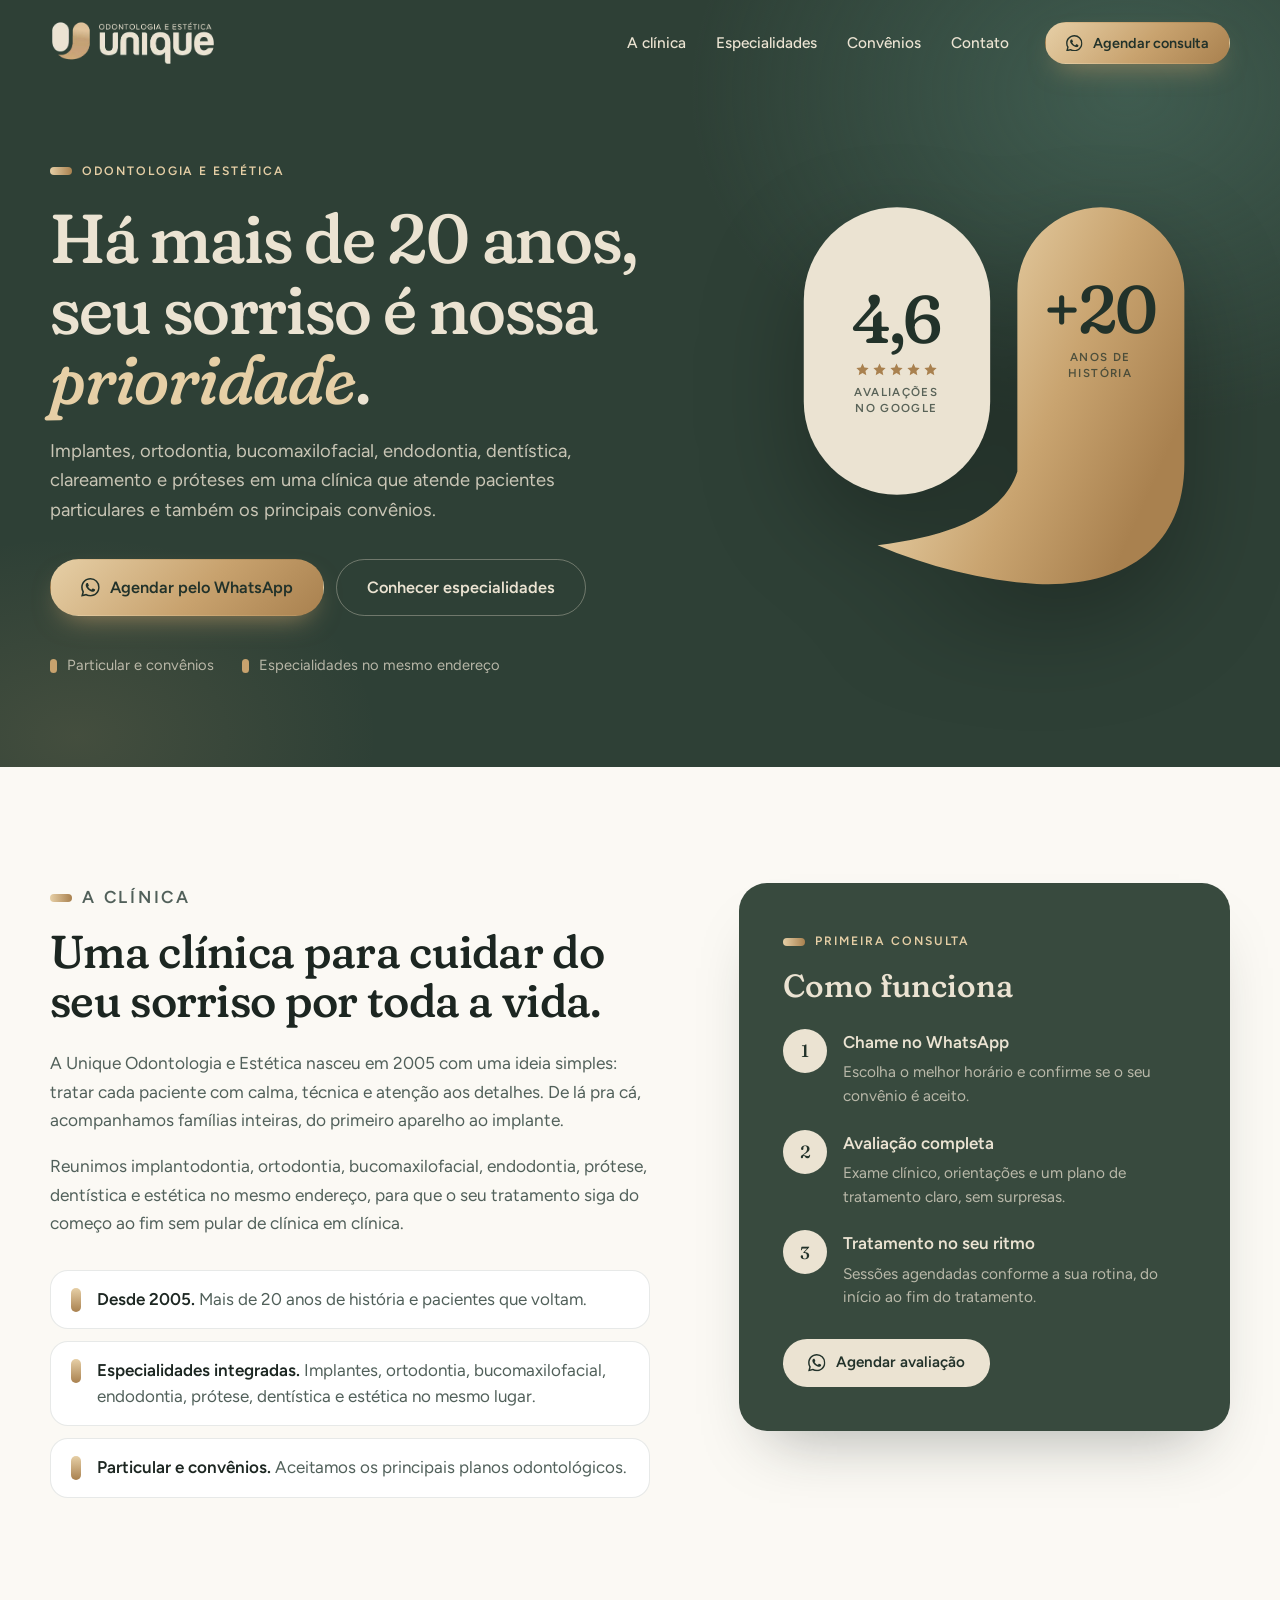
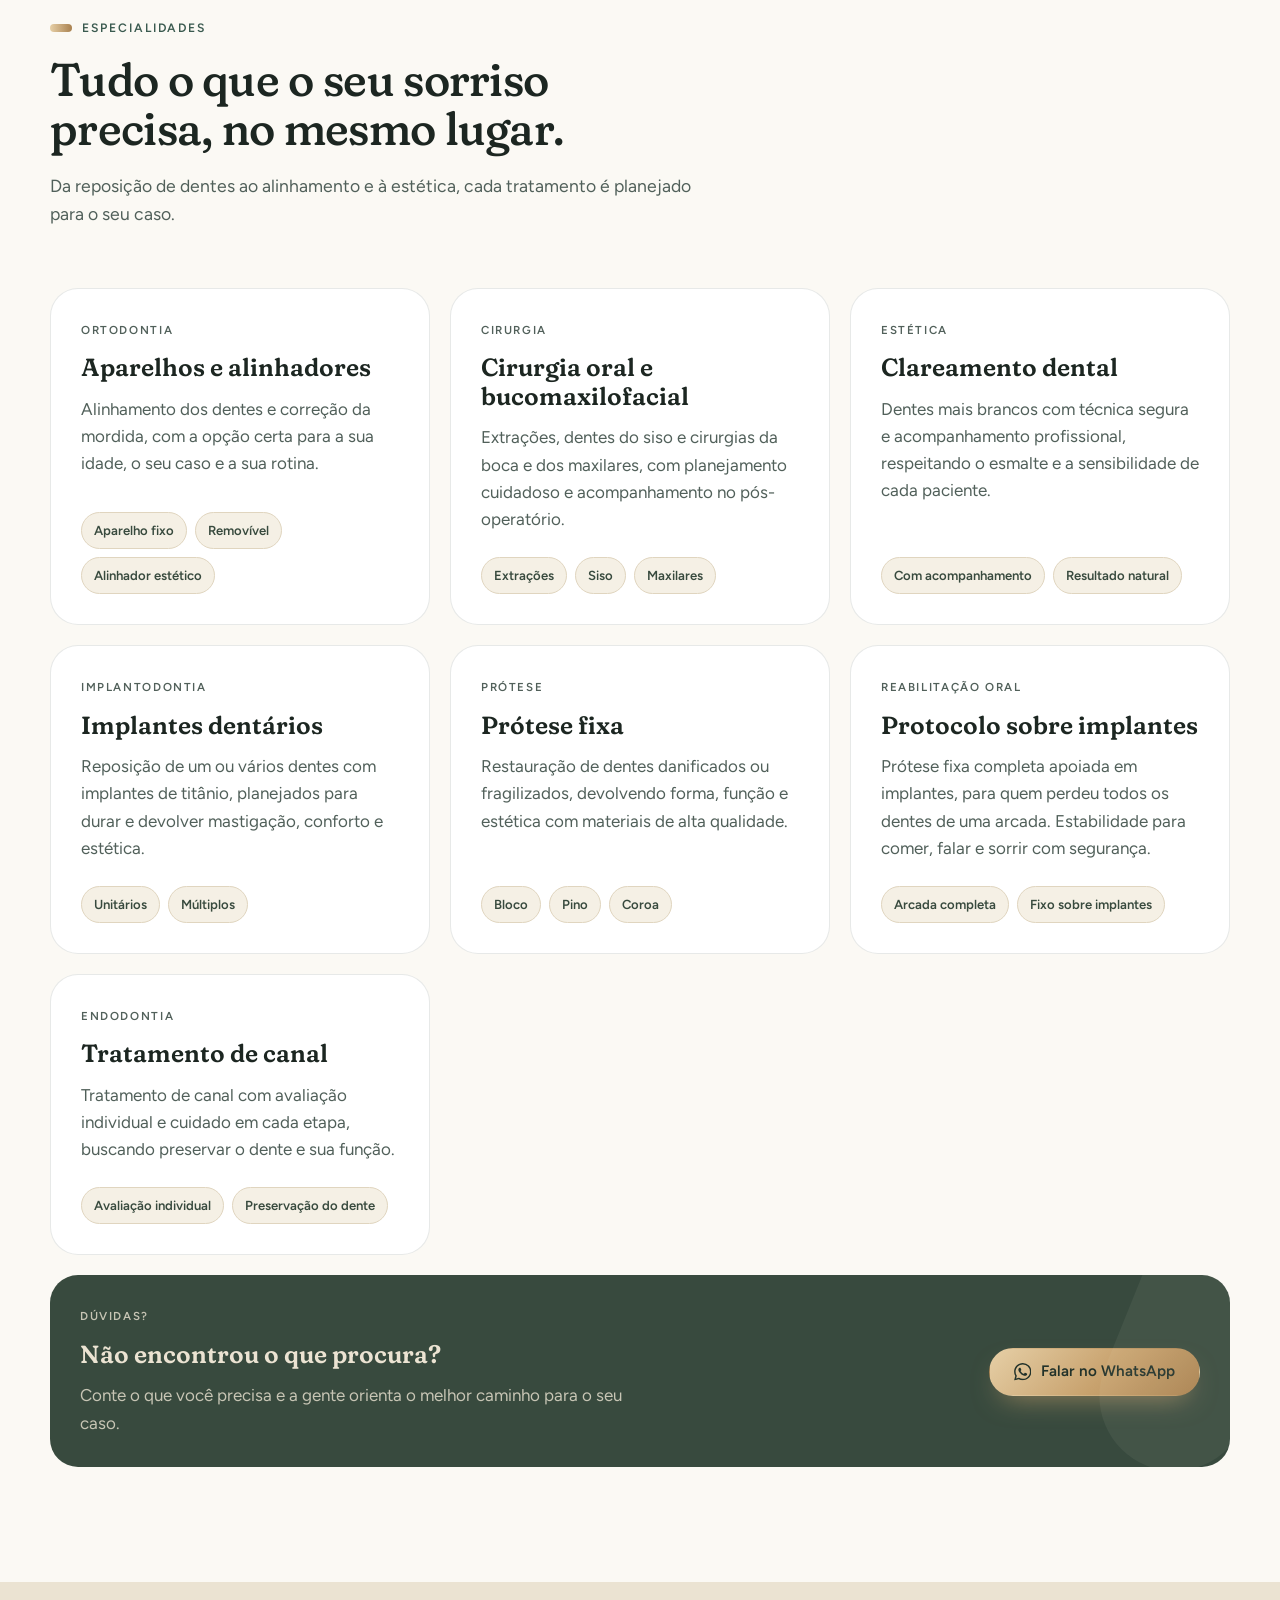
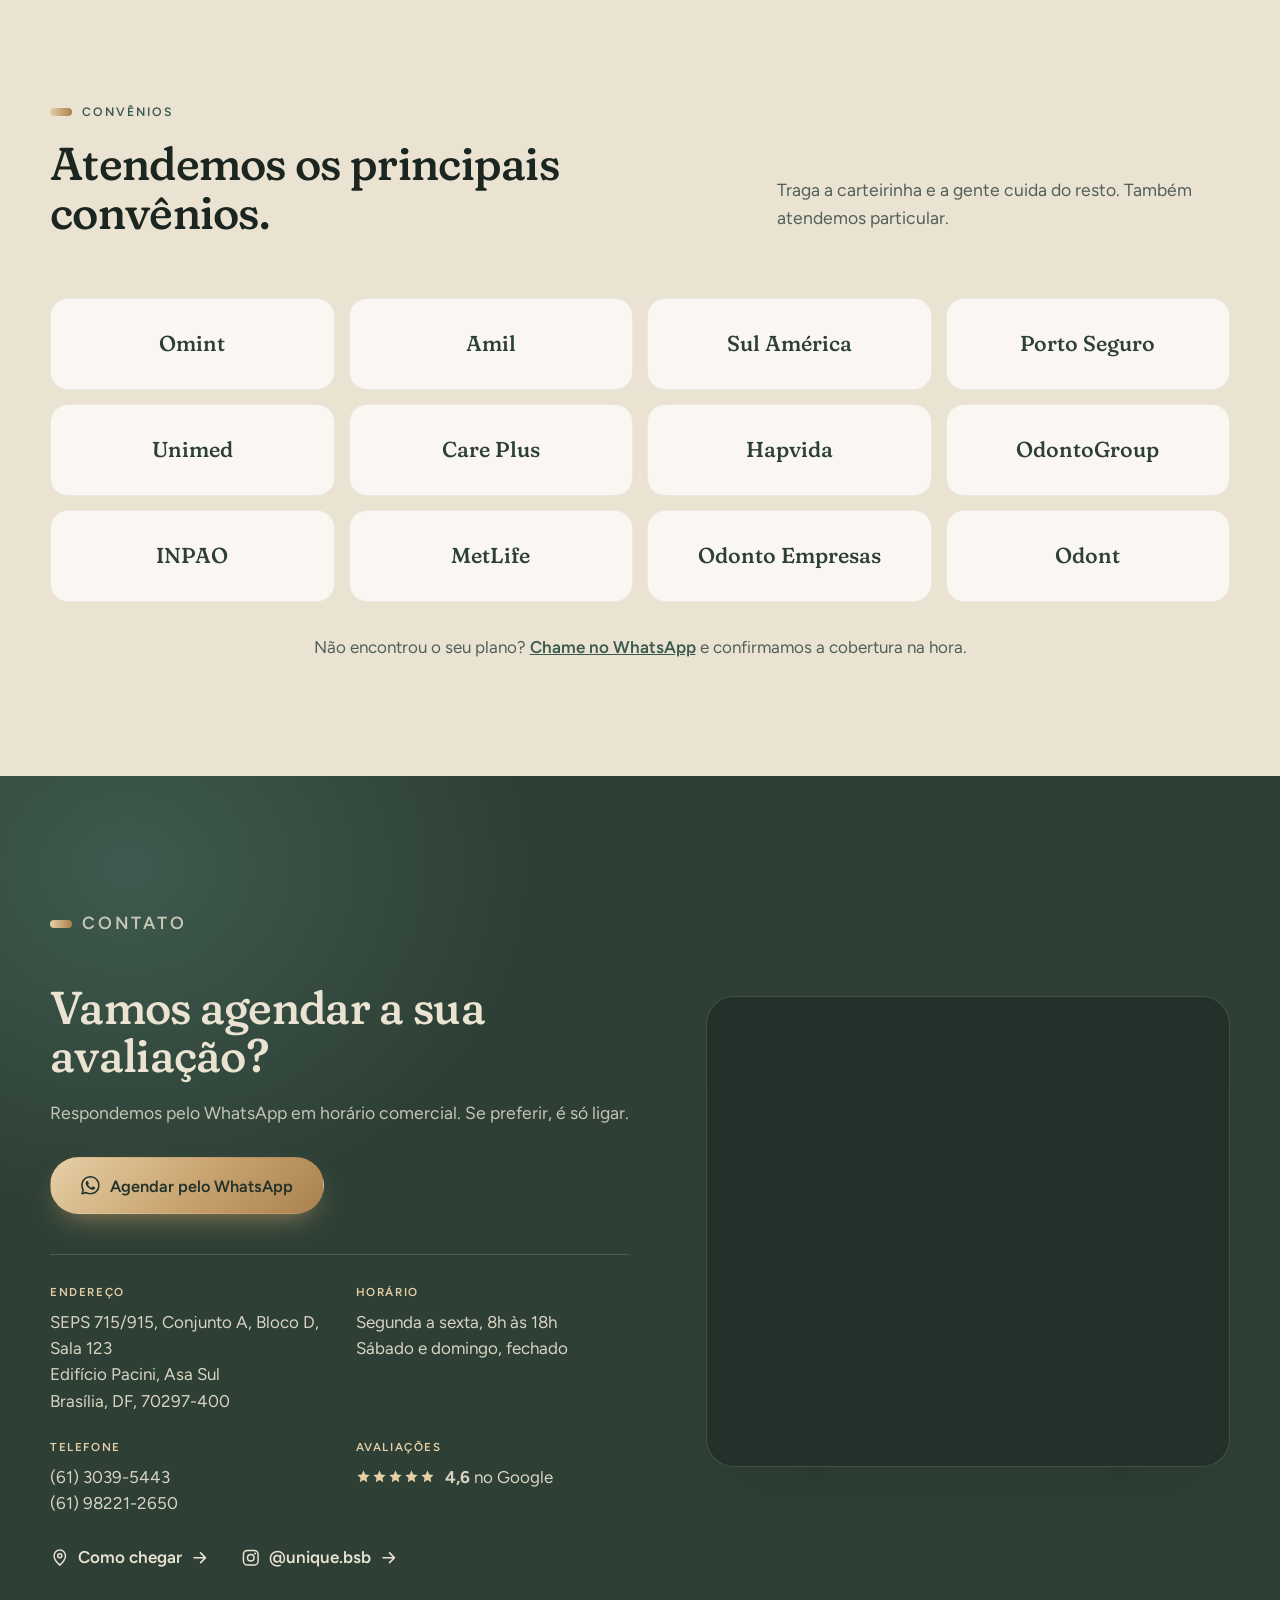
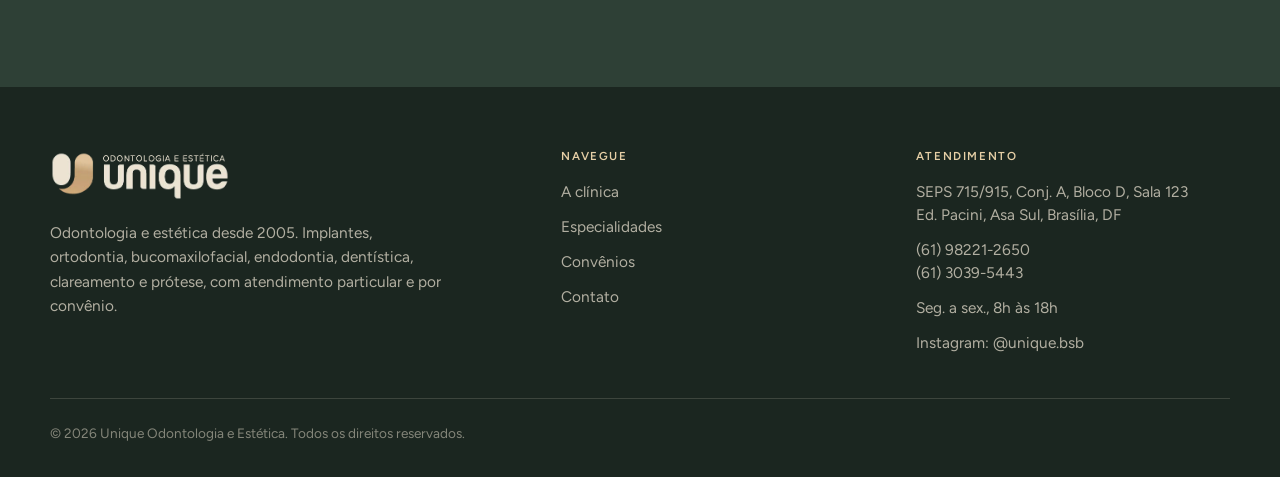
<file: index.html>
<!DOCTYPE html>
<html lang="pt-BR" prefix="og: https://ogp.me/ns#">
<head>
  <meta charset="utf-8">
  <meta name="viewport" content="width=device-width, initial-scale=1">

  <!-- Google tag (gtag.js) -->
  <script async src="https://www.googletagmanager.com/gtag/js?id=AW-18531006634"></script>
  <script>
    window.dataLayer = window.dataLayer || [];
    function gtag(){dataLayer.push(arguments);}
    gtag('js', new Date());

    gtag('config', 'AW-18531006634');
  </script>

  <title>Unique Odontologia | Dentista na Asa Sul, Brasília</title>
  <meta name="description" content="Dentista na Asa Sul, Brasília, desde 2005. Implantes, ortodontia e tratamento de canal. Atendimento particular e convênios. Agende pelo WhatsApp.">
  <meta name="robots" content="index, follow, max-image-preview:large">
  <meta name="theme-color" content="#2E4036">
  <link rel="canonical" href="https://uniqueodontologiabsb.com.br/">

  <!--
    Contato, endereço, horário, mapa, nota do Google e Instagram já são os dados reais.
    Pendência: confirmar o nome completo do convênio "Odont" (seção Convênios).
    A nota do Google (4,6) é atualizada manualmente: aparece no hero e no contato.
  -->

  <link rel="icon" href="assets/favicon.svg" type="image/svg+xml" sizes="any">
  <link rel="apple-touch-icon" href="assets/apple-touch-icon.png" sizes="180x180">

  <!-- Prévia de compartilhamento -->
  <meta property="og:type" content="website">
  <meta property="og:site_name" content="Unique Odontologia">
  <meta property="og:locale" content="pt_BR">
  <meta property="og:title" content="Unique Odontologia | Dentista na Asa Sul, Brasília">
  <meta property="og:description" content="Dentista na Asa Sul, Brasília, desde 2005. Implantes, ortodontia e tratamento de canal. Atendimento particular e convênios. Agende pelo WhatsApp.">
  <meta property="og:url" content="https://uniqueodontologiabsb.com.br/">
  <meta property="og:image" content="https://uniqueodontologiabsb.com.br/assets/og.png">
  <meta property="og:image:secure_url" content="https://uniqueodontologiabsb.com.br/assets/og.png">
  <meta property="og:image:type" content="image/png">
  <meta property="og:image:width" content="1200">
  <meta property="og:image:height" content="630">
  <meta property="og:image:alt" content="Marca da Unique Odontologia em verde e dourado, com a mensagem: Há mais de 20 anos, seu sorriso é nossa prioridade.">

  <meta name="twitter:card" content="summary_large_image">
  <meta name="twitter:title" content="Unique Odontologia | Dentista na Asa Sul, Brasília">
  <meta name="twitter:description" content="Dentista na Asa Sul, Brasília, desde 2005. Implantes, ortodontia e tratamento de canal. Atendimento particular e convênios. Agende pelo WhatsApp.">
  <meta name="twitter:image" content="https://uniqueodontologiabsb.com.br/assets/og.png">
  <meta name="twitter:image:alt" content="Marca da Unique Odontologia em verde e dourado, com a mensagem: Há mais de 20 anos, seu sorriso é nossa prioridade.">

  <link rel="preconnect" href="https://fonts.googleapis.com">
  <link rel="preconnect" href="https://fonts.gstatic.com" crossorigin>
  <link href="https://fonts.googleapis.com/css2?family=Fraunces:ital,opsz,wght,SOFT@0,9..144,400..700,100;1,9..144,400..700,100&family=Figtree:wght@400;500;600;700&display=swap" rel="stylesheet">
  <link rel="stylesheet" href="css/style.css">

  <script type="application/ld+json">
  {
    "@context": "https://schema.org",
    "@graph": [
      {
        "@type": "Dentist",
        "@id": "https://uniqueodontologiabsb.com.br/#clinica",
        "name": "Unique Odontologia",
        "alternateName": "Unique Odontologia e Estética",
        "description": "Dentista na Asa Sul, Brasília, desde 2005. Implantes, ortodontia e tratamento de canal. Atendimento particular e convênios. Agende pelo WhatsApp.",
        "foundingDate": "2005",
        "url": "https://uniqueodontologiabsb.com.br/",
        "image": "https://uniqueodontologiabsb.com.br/assets/og.png",
        "logo": {
          "@type": "ImageObject",
          "url": "https://uniqueodontologiabsb.com.br/assets/logo-green.png",
          "width": 433,
          "height": 120
        },
        "telephone": "+556130395443",
        "contactPoint": {
          "@type": "ContactPoint",
          "contactType": "agendamento",
          "telephone": "+5561982212650",
          "url": "https://wa.me/5561982212650",
          "availableLanguage": "Portuguese"
        },
        "address": {
          "@type": "PostalAddress",
          "streetAddress": "SEPS 715/915, Conjunto A, Bloco D, Sala 123, Edifício Pacini, Asa Sul",
          "addressLocality": "Brasília",
          "addressRegion": "DF",
          "postalCode": "70297-400",
          "addressCountry": "BR"
        },
        "geo": {
          "@type": "GeoCoordinates",
          "latitude": -15.8241863,
          "longitude": -47.9278831
        },
        "hasMap": "https://www.google.com/maps/place/Unique+Odontologia+e+Est%C3%A9tica/@-15.8241863,-47.9278831,17z/data=!3m1!4b1!4m6!3m5!1s0x935a3aebdb0ee05d:0x6eaf2c777635585c!8m2!3d-15.8241863!4d-47.9278831!16s%2Fg%2F11b6hnkjgq",
        "sameAs": ["https://www.instagram.com/unique.bsb/"],
        "openingHoursSpecification": {
          "@type": "OpeningHoursSpecification",
          "dayOfWeek": ["Monday", "Tuesday", "Wednesday", "Thursday", "Friday"],
          "opens": "08:00",
          "closes": "18:00"
        }
      },
      {
        "@type": "WebSite",
        "@id": "https://uniqueodontologiabsb.com.br/#website",
        "url": "https://uniqueodontologiabsb.com.br/",
        "name": "Unique Odontologia",
        "alternateName": "Unique Odontologia e Estética",
        "inLanguage": "pt-BR",
        "publisher": { "@id": "https://uniqueodontologiabsb.com.br/#clinica" }
      },
      {
        "@type": "WebPage",
        "@id": "https://uniqueodontologiabsb.com.br/#webpage",
        "url": "https://uniqueodontologiabsb.com.br/",
        "name": "Unique Odontologia | Dentista na Asa Sul, Brasília",
        "description": "Dentista na Asa Sul, Brasília, desde 2005. Implantes, ortodontia e tratamento de canal. Atendimento particular e convênios. Agende pelo WhatsApp.",
        "inLanguage": "pt-BR",
        "isPartOf": { "@id": "https://uniqueodontologiabsb.com.br/#website" },
        "mainEntity": { "@id": "https://uniqueodontologiabsb.com.br/#clinica" },
        "primaryImageOfPage": {
          "@type": "ImageObject",
          "url": "https://uniqueodontologiabsb.com.br/assets/og.png",
          "width": 1200,
          "height": 630
        }
      }
    ]
  }
  </script>
</head>
<body>

<svg width="0" height="0" style="position:absolute" aria-hidden="true" focusable="false">
  <symbol id="i-wa" viewBox="0 0 24 24"><path d="M17.472 14.382c-.297-.149-1.758-.867-2.03-.967-.273-.099-.471-.148-.67.15-.197.297-.767.966-.94 1.164-.173.199-.347.223-.644.075-.297-.15-1.255-.463-2.39-1.475-.883-.788-1.48-1.761-1.653-2.059-.173-.297-.018-.458.13-.606.134-.133.298-.347.446-.52.149-.174.198-.298.298-.497.099-.198.05-.371-.025-.52-.075-.149-.669-1.612-.916-2.207-.242-.579-.487-.5-.669-.51-.173-.008-.371-.01-.57-.01-.198 0-.52.074-.792.372-.272.297-1.04 1.016-1.04 2.479 0 1.462 1.065 2.875 1.213 3.074.149.198 2.096 3.2 5.077 4.487.709.306 1.262.489 1.694.625.712.227 1.36.195 1.871.118.571-.085 1.758-.719 2.006-1.413.248-.694.248-1.289.173-1.413-.074-.124-.272-.198-.57-.347m-5.421 7.403h-.004a9.87 9.87 0 0 1-5.031-1.378l-.361-.214-3.741.982.998-3.648-.235-.374a9.86 9.86 0 0 1-1.51-5.26c.001-5.45 4.436-9.884 9.888-9.884 2.64 0 5.122 1.03 6.988 2.898a9.825 9.825 0 0 1 2.893 6.994c-.003 5.45-4.437 9.885-9.885 9.885m8.413-18.297A11.815 11.815 0 0 0 12.05 0C5.495 0 .16 5.335.157 11.892c0 2.096.547 4.142 1.588 5.945L.057 24l6.305-1.654a11.882 11.882 0 0 0 5.683 1.448h.005c6.554 0 11.89-5.335 11.893-11.893a11.821 11.821 0 0 0-3.48-8.413z"/></symbol>
  <symbol id="i-star" viewBox="0 0 24 24"><path d="M12 2.5l2.94 6.26 6.86.83-5.06 4.73 1.32 6.8L12 17.77l-6.06 3.35 1.32-6.8L2.2 9.59l6.86-.83z"/></symbol>
  <symbol id="i-arrow" viewBox="0 0 24 24"><path d="M5 12h13M13 6l6 6-6 6" fill="none" stroke="currentColor" stroke-width="2" stroke-linecap="round" stroke-linejoin="round"/></symbol>
  <symbol id="i-ig" viewBox="0 0 24 24"><rect x="3" y="3" width="18" height="18" rx="5" fill="none" stroke="currentColor" stroke-width="1.8"/><circle cx="12" cy="12" r="4" fill="none" stroke="currentColor" stroke-width="1.8"/><circle cx="17.3" cy="6.7" r="1.2"/></symbol>
  <symbol id="i-pin" viewBox="0 0 24 24"><path d="M12 21s-7-6.2-7-11.5A7 7 0 0 1 19 9.5C19 14.8 12 21 12 21z" fill="none" stroke="currentColor" stroke-width="1.8"/><circle cx="12" cy="9.5" r="2.5" fill="none" stroke="currentColor" stroke-width="1.8"/></symbol>
</svg>

<a class="skip-link" href="#conteudo">Ir para o conteúdo</a>

<header class="site-header" id="topo">
  <div class="container header__inner">
    <a class="brand" href="#topo" aria-label="Unique Odontologia, voltar ao início">
      <img class="brand__img brand__img--light" src="assets/logo-cream.png" alt="Unique Odontologia" width="433" height="120">
      <img class="brand__img brand__img--dark" src="assets/logo-green.png" alt="" width="433" height="120" aria-hidden="true">
    </a>

    <nav class="nav" id="menu" aria-label="Principal">
      <ul class="nav__list">
        <li><a href="#sobre">A clínica</a></li>
        <li><a href="#especialidades">Especialidades</a></li>
        <li><a href="#convenios">Convênios</a></li>
        <li><a href="#contato">Contato</a></li>
      </ul>
      <a class="btn btn--gold nav__cta" href="https://wa.me/5561982212650?text=Ol%C3%A1%2C%20gostaria%20de%20agendar%20uma%20avalia%C3%A7%C3%A3o%20na%20Unique%20Odontologia." target="_blank" rel="noopener">
        <svg class="icon" aria-hidden="true"><use href="#i-wa"/></svg>
        Agendar consulta
      </a>
    </nav>

    <button class="nav-toggle" type="button" aria-expanded="false" aria-controls="menu" aria-label="Abrir menu">
      <span class="nav-toggle__bar"></span>
      <span class="nav-toggle__bar"></span>
    </button>
  </div>
</header>

<main id="conteudo">

  <!-- ===================== HERO ===================== -->
  <section class="hero">
    <div class="container hero__inner">
      <div class="hero__copy">
        <p class="eyebrow eyebrow--light">Odontologia e estética</p>
        <h1 class="hero__title">Há mais de 20 anos, seu sorriso é nossa <em>prioridade</em>.</h1>
        <p class="hero__lede">Implantes, ortodontia, bucomaxilofacial, endodontia, dentística, clareamento e próteses em uma clínica que atende pacientes particulares e também os principais convênios.</p>
        <div class="hero__actions">
          <a class="btn btn--gold btn--lg" href="https://wa.me/5561982212650?text=Ol%C3%A1%2C%20gostaria%20de%20agendar%20uma%20avalia%C3%A7%C3%A3o%20na%20Unique%20Odontologia." target="_blank" rel="noopener">
            <svg class="icon" aria-hidden="true"><use href="#i-wa"/></svg>
            Agendar pelo WhatsApp
          </a>
          <a class="btn btn--ghost btn--lg" href="#especialidades">Conhecer especialidades</a>
        </div>
        <ul class="hero__trust">
          <li>Particular e convênios</li>
          <li>Especialidades no mesmo endereço</li>
        </ul>
      </div>

      <div class="hero__mark">
        <svg class="mark" viewBox="0 0 103 120" aria-hidden="true" focusable="false">
          <defs>
            <linearGradient id="mark-gold" x1="0" y1="0" x2="1" y2=".55">
              <stop offset="0" stop-color="#B9915F"/>
              <stop offset=".32" stop-color="#E4CBA0"/>
              <stop offset=".66" stop-color="#C9A470"/>
              <stop offset="1" stop-color="#A9814F"/>
            </linearGradient>
          </defs>
          <rect x="2" y="6" width="48" height="74" rx="24" fill="#EBE3D2"/>
          <path d="M57 27.5A21.5 21.5 0 0 1 100 27.5L100 72C100 94 84 104 62 103C48 102 34 98.5 21 93C37 91 53 86.5 57 74Z" fill="url(#mark-gold)"/>
        </svg>

        <a class="badge badge--rating" href="https://www.google.com/maps/place/Unique+Odontologia+e+Est%C3%A9tica/@-15.8241863,-47.9278831,17z/data=!3m1!4b1!4m6!3m5!1s0x935a3aebdb0ee05d:0x6eaf2c777635585c!8m2!3d-15.8241863!4d-47.9278831!16s%2Fg%2F11b6hnkjgq" target="_blank" rel="noopener" aria-label="Nota 4,6 de 5 no Google. Ver avaliações">
          <span class="badge__value">4,6</span>
          <span class="badge__stars" aria-hidden="true">
            <svg><use href="#i-star"/></svg><svg><use href="#i-star"/></svg><svg><use href="#i-star"/></svg><svg><use href="#i-star"/></svg><svg><use href="#i-star"/></svg>
          </span>
          <span class="badge__label">Avaliações<br>no Google</span>
        </a>
        <div class="badge badge--years">
          <span class="badge__value">+20</span>
          <span class="badge__label">anos de<br>história</span>
        </div>
      </div>
    </div>
  </section>

  <!-- ===================== SOBRE ===================== -->
  <section class="about section" id="sobre">
    <div class="container about__grid">
      <div class="about__copy reveal">
        <p class="eyebrow">A clínica</p>
        <h2>Uma clínica para cuidar do seu sorriso por toda a vida.</h2>
        <p>A Unique Odontologia e Estética nasceu em 2005 com uma ideia simples: tratar cada paciente com calma, técnica e atenção aos detalhes. De lá pra cá, acompanhamos famílias inteiras, do primeiro aparelho ao implante.</p>
        <p>Reunimos implantodontia, ortodontia, bucomaxilofacial, endodontia, prótese, dentística e estética no mesmo endereço, para que o seu tratamento siga do começo ao fim sem pular de clínica em clínica.</p>
        <ul class="points">
          <li><span><strong>Desde 2005.</strong> Mais de 20 anos de história e pacientes que voltam.</span></li>
          <li><span><strong>Especialidades integradas.</strong> Implantes, ortodontia, bucomaxilofacial, endodontia, prótese, dentística e estética no mesmo lugar.</span></li>
          <li><span><strong>Particular e convênios.</strong> Aceitamos os principais planos odontológicos.</span></li>
        </ul>
      </div>

      <aside class="steps reveal" aria-labelledby="steps-title">
        <p class="eyebrow eyebrow--light">Primeira consulta</p>
        <h3 id="steps-title">Como funciona</h3>
        <ol class="steps__list">
          <li>
            <span class="steps__num" aria-hidden="true">1</span>
            <div><strong>Chame no WhatsApp</strong><p>Escolha o melhor horário e confirme se o seu convênio é aceito.</p></div>
          </li>
          <li>
            <span class="steps__num" aria-hidden="true">2</span>
            <div><strong>Avaliação completa</strong><p>Exame clínico, orientações e um plano de tratamento claro, sem surpresas.</p></div>
          </li>
          <li>
            <span class="steps__num" aria-hidden="true">3</span>
            <div><strong>Tratamento no seu ritmo</strong><p>Sessões agendadas conforme a sua rotina, do início ao fim do tratamento.</p></div>
          </li>
        </ol>
        <a class="btn btn--cream" href="https://wa.me/5561982212650?text=Ol%C3%A1%2C%20gostaria%20de%20agendar%20uma%20avalia%C3%A7%C3%A3o%20na%20Unique%20Odontologia." target="_blank" rel="noopener">
          <svg class="icon" aria-hidden="true"><use href="#i-wa"/></svg>
          Agendar avaliação
        </a>
      </aside>
    </div>
  </section>

  <!-- ===================== ESPECIALIDADES ===================== -->
  <section class="specialties section" id="especialidades">
    <div class="container">
      <div class="section__head reveal">
        <p class="eyebrow">Especialidades</p>
        <h2>Tudo o que o seu sorriso precisa, no mesmo lugar.</h2>
        <p class="section__lede">Da reposição de dentes ao alinhamento e à estética, cada tratamento é planejado para o seu caso.</p>
      </div>

      <div class="cards">
        <article class="card card--spec reveal" style="--d:0.05s">
          <p class="card__kicker">Ortodontia</p>
          <h3>Aparelhos e alinhadores</h3>
          <p>Alinhamento dos dentes e correção da mordida, com a opção certa para a sua idade, o seu caso e a sua rotina.</p>
          <ul class="tags"><li>Aparelho fixo</li><li>Removível</li><li>Alinhador estético</li></ul>
        </article>

        <article class="card card--spec reveal" style="--d:0.1s">
          <p class="card__kicker">Cirurgia</p>
          <h3>Cirurgia oral e bucomaxilofacial</h3>
          <p>Extrações, dentes do siso e cirurgias da boca e dos maxilares, com planejamento cuidadoso e acompanhamento no pós-operatório.</p>
          <ul class="tags"><li>Extrações</li><li>Siso</li><li>Maxilares</li></ul>
        </article>

        <article class="card card--spec reveal" style="--d:0.15s">
          <p class="card__kicker">Estética</p>
          <h3>Clareamento dental</h3>
          <p>Dentes mais brancos com técnica segura e acompanhamento profissional, respeitando o esmalte e a sensibilidade de cada paciente.</p>
          <ul class="tags"><li>Com acompanhamento</li><li>Resultado natural</li></ul>
        </article>

        <article class="card card--spec reveal" style="--d:0.2s">
          <p class="card__kicker">Implantodontia</p>
          <h3>Implantes dentários</h3>
          <p>Reposição de um ou vários dentes com implantes de titânio, planejados para durar e devolver mastigação, conforto e estética.</p>
          <ul class="tags"><li>Unitários</li><li>Múltiplos</li></ul>
        </article>

        <article class="card card--spec reveal" style="--d:0.25s">
          <p class="card__kicker">Prótese</p>
          <h3>Prótese fixa</h3>
          <p>Restauração de dentes danificados ou fragilizados, devolvendo forma, função e estética com materiais de alta qualidade.</p>
          <ul class="tags"><li>Bloco</li><li>Pino</li><li>Coroa</li></ul>
        </article>

        <article class="card card--spec reveal" style="--d:0.3s">
          <p class="card__kicker">Reabilitação oral</p>
          <h3>Protocolo sobre implantes</h3>
          <p>Prótese fixa completa apoiada em implantes, para quem perdeu todos os dentes de uma arcada. Estabilidade para comer, falar e sorrir com segurança.</p>
          <ul class="tags"><li>Arcada completa</li><li>Fixo sobre implantes</li></ul>
        </article>

        <article class="card card--spec reveal" style="--d:0.35s">
          <p class="card__kicker">Endodontia</p>
          <h3>Tratamento de canal</h3>
          <p>Tratamento de canal com avaliação individual e cuidado em cada etapa, buscando preservar o dente e sua função.</p>
          <ul class="tags"><li>Avaliação individual</li><li>Preservação do dente</li></ul>
        </article>

        <article class="card card--cta reveal" style="--d:0.4s">
          <p class="card__kicker card__kicker--light">Dúvidas?</p>
          <h3>Não encontrou o que procura?</h3>
          <p>Conte o que você precisa e a gente orienta o melhor caminho para o seu caso.</p>
          <a class="btn btn--gold" href="https://wa.me/5561982212650?text=Ol%C3%A1%2C%20gostaria%20de%20tirar%20uma%20d%C3%BAvida%20sobre%20um%20tratamento." target="_blank" rel="noopener">
            <svg class="icon" aria-hidden="true"><use href="#i-wa"/></svg>
            Falar no WhatsApp
          </a>
        </article>
      </div>
    </div>
  </section>

  <!-- ===================== CONVÊNIOS ===================== -->
  <section class="plans section" id="convenios">
    <div class="container">
      <div class="section__head section__head--split reveal">
        <div>
          <p class="eyebrow">Convênios</p>
          <h2>Atendemos os principais convênios.</h2>
        </div>
        <p class="section__lede">Traga a carteirinha e a gente cuida do resto. Também atendemos particular.</p>
      </div>

      <ul class="plans__grid">
        <li class="reveal" style="--d:.02s">Omint</li>
        <li class="reveal" style="--d:.04s">Amil</li>
        <li class="reveal" style="--d:.06s">Sul América</li>
        <li class="reveal" style="--d:.08s">Porto Seguro</li>
        <li class="reveal" style="--d:.10s">Unimed</li>
        <li class="reveal" style="--d:.12s">Care Plus</li>
        <li class="reveal" style="--d:.14s">Hapvida</li>
        <li class="reveal" style="--d:.16s">OdontoGroup</li>
        <li class="reveal" style="--d:.18s">INPAO</li>
        <li class="reveal" style="--d:.20s">MetLife</li>
        <li class="reveal" style="--d:.22s">Odonto Empresas</li>
        <li class="reveal" style="--d:.24s">Odont</li>
      </ul>

      <p class="plans__note reveal">Não encontrou o seu plano? <a href="https://wa.me/5561982212650?text=Ol%C3%A1%2C%20gostaria%20de%20saber%20se%20voc%C3%AAs%20atendem%20o%20meu%20conv%C3%AAnio." target="_blank" rel="noopener">Chame no WhatsApp</a> e confirmamos a cobertura na hora.</p>
    </div>
  </section>

  <!-- ===================== CONTATO ===================== -->
  <section class="contact section" id="contato">
    <div class="container contact__grid">
      <div class="contact__copy reveal">
        <p class="eyebrow eyebrow--light">Contato</p>
        <h2>Vamos agendar a sua avaliação?</h2>
        <p>Respondemos pelo WhatsApp em horário comercial. Se preferir, é só ligar.</p>
        <div class="contact__actions">
          <a class="btn btn--gold btn--lg" href="https://wa.me/5561982212650?text=Ol%C3%A1%2C%20gostaria%20de%20agendar%20uma%20avalia%C3%A7%C3%A3o%20na%20Unique%20Odontologia." target="_blank" rel="noopener">
            <svg class="icon" aria-hidden="true"><use href="#i-wa"/></svg>
            Agendar pelo WhatsApp
          </a>
        </div>

        <dl class="contact__info">
          <div>
            <dt>Endereço</dt>
            <dd>SEPS 715/915, Conjunto A, Bloco D, Sala 123<br>Edifício Pacini, Asa Sul<br>Brasília, DF, 70297-400</dd>
          </div>
          <div>
            <dt>Horário</dt>
            <dd>Segunda a sexta, 8h às 18h<br>Sábado e domingo, fechado</dd>
          </div>
          <div>
            <dt>Telefone</dt>
            <dd><a href="tel:+556130395443">(61) 3039-5443</a><br><a href="https://wa.me/5561982212650" target="_blank" rel="noopener">(61) 98221-2650</a></dd>
          </div>
          <div>
            <dt>Avaliações</dt>
            <dd>
              <a class="rating-inline" href="https://www.google.com/maps/place/Unique+Odontologia+e+Est%C3%A9tica/@-15.8241863,-47.9278831,17z/data=!3m1!4b1!4m6!3m5!1s0x935a3aebdb0ee05d:0x6eaf2c777635585c!8m2!3d-15.8241863!4d-47.9278831!16s%2Fg%2F11b6hnkjgq" target="_blank" rel="noopener">
                <span class="rating-inline__stars" aria-hidden="true"><svg class="icon"><use href="#i-star"/></svg><svg class="icon"><use href="#i-star"/></svg><svg class="icon"><use href="#i-star"/></svg><svg class="icon"><use href="#i-star"/></svg><svg class="icon"><use href="#i-star"/></svg></span>
                <span><strong>4,6</strong> no Google</span>
              </a>
            </dd>
          </div>
        </dl>

        <div class="contact__links">
          <a class="link-arrow" href="https://www.google.com/maps/dir/?api=1&destination=Unique+Odontologia+e+Est%C3%A9tica%2C+SEPS+715%2F915%2C+Asa+Sul%2C+Bras%C3%ADlia" target="_blank" rel="noopener">
            <svg class="icon" aria-hidden="true"><use href="#i-pin"/></svg>
            Como chegar
            <svg class="icon icon--arrow" aria-hidden="true"><use href="#i-arrow"/></svg>
          </a>
          <a class="link-arrow" href="https://www.instagram.com/unique.bsb/" target="_blank" rel="noopener">
            <svg class="icon" aria-hidden="true"><use href="#i-ig"/></svg>
            @unique.bsb
            <svg class="icon icon--arrow" aria-hidden="true"><use href="#i-arrow"/></svg>
          </a>
        </div>
      </div>

      <div class="contact__map reveal">
        <iframe src="https://maps.google.com/maps?q=Unique+Odontologia+e+Est%C3%A9tica,+SEPS+715/915,+Asa+Sul,+Bras%C3%ADlia&ll=-15.8241863,-47.9278831&z=17&output=embed" loading="lazy" referrerpolicy="no-referrer-when-downgrade" allowfullscreen title="Mapa com a localização da Unique Odontologia"></iframe>
      </div>
    </div>
  </section>

</main>

<footer class="footer">
  <div class="container footer__grid">
    <div class="footer__brand">
      <img src="assets/logo-cream.png" alt="Unique Odontologia" width="433" height="120">
      <p>Odontologia e estética desde 2005. Implantes, ortodontia, bucomaxilofacial, endodontia, dentística, clareamento e prótese, com atendimento particular e por convênio.</p>
    </div>
    <nav aria-label="Rodapé">
      <h4>Navegue</h4>
      <ul>
        <li><a href="#sobre">A clínica</a></li>
        <li><a href="#especialidades">Especialidades</a></li>
        <li><a href="#convenios">Convênios</a></li>
        <li><a href="#contato">Contato</a></li>
      </ul>
    </nav>
    <div>
      <h4>Atendimento</h4>
      <ul>
        <li>SEPS 715/915, Conj. A, Bloco D, Sala 123<br>Ed. Pacini, Asa Sul, Brasília, DF</li>
        <li><a href="https://wa.me/5561982212650" target="_blank" rel="noopener">(61) 98221-2650</a><br><a href="tel:+556130395443">(61) 3039-5443</a></li>
        <li>Seg. a sex., 8h às 18h</li>
        <li><a href="https://www.instagram.com/unique.bsb/" target="_blank" rel="noopener">Instagram: @unique.bsb</a></li>
      </ul>
    </div>
  </div>
  <div class="container footer__legal">
    <p>© 2026 Unique Odontologia e Estética. Todos os direitos reservados.</p>
  </div>
</footer>

<a class="wa-float" href="https://wa.me/5561982212650?text=Ol%C3%A1%2C%20gostaria%20de%20agendar%20uma%20avalia%C3%A7%C3%A3o%20na%20Unique%20Odontologia." target="_blank" rel="noopener" aria-label="Agendar pelo WhatsApp">
  <svg class="icon" aria-hidden="true"><use href="#i-wa"/></svg>
  <span>Agendar</span>
</a>

<script src="js/main.js" defer></script>
</body>
</html>
</file>
<file: css/style.css>
/* ============================================================
   Unique Odontologia e Estética
   Paleta derivada da logo: verde profundo, creme e dourado.
   ============================================================ */

:root {
  --green-950: #1B2620;
  --green-900: #22322A;
  --green-800: #2E4036;
  --green-700: #384A3E;
  --green-600: #3A5A4F;
  --green-500: #4E7365;
  --green-100: #E3ECE6;

  --cream: #EBE3D2;
  --cream-200: #E0D5BF;
  --cream-50: #F5F0E5;
  --paper: #FBF9F4;
  --white: #FFFFFF;

  --gold: #C8A26E;
  --gold-light: #E6CFA6;
  --gold-deep: #A9814F;

  --ink: #1C2621;
  --ink-2: #51605A;
  --ink-3: #7C8983;

  --line: rgba(28, 38, 33, .10);
  --line-light: rgba(235, 227, 210, .16);

  --font-display: "Fraunces", Georgia, "Times New Roman", serif;
  --font-body: "Figtree", system-ui, -apple-system, "Segoe UI", Roboto, sans-serif;

  --radius: 28px;
  --radius-sm: 18px;
  --pill: 999px;

  --container: 1180px;
  --gutter: clamp(20px, 4vw, 40px);
  --header-h: 84px;

  --shadow-lg: 0 34px 60px -30px rgba(28, 38, 33, .35);
  --shadow-gold: 0 12px 28px -12px rgba(200, 162, 110, .75);
  --ease: cubic-bezier(.2, .7, .2, 1);
}

/* ---------- Base ---------- */
*, *::before, *::after { box-sizing: border-box; }

html {
  scroll-behavior: smooth;
  -webkit-text-size-adjust: 100%;
}

body {
  margin: 0;
  font: 400 1.0625rem/1.6 var(--font-body);
  color: var(--ink);
  background: var(--paper);
  -webkit-font-smoothing: antialiased;
  -moz-osx-font-smoothing: grayscale;
}

img { max-width: 100%; display: block; }

h1, h2, h3, h4 {
  font-family: var(--font-display);
  font-weight: 500;
  font-optical-sizing: auto;
  font-variation-settings: "SOFT" 100, "WONK" 0;
  margin: 0;
  color: inherit;
}

p { margin: 0; }
p + p { margin-top: 1em; }

a { color: var(--green-600); }

:focus-visible {
  outline: 3px solid var(--gold);
  outline-offset: 3px;
  border-radius: 6px;
}

section[id] { scroll-margin-top: 72px; }

.container {
  width: min(100% - 2 * var(--gutter), var(--container));
  margin-inline: auto;
}

.icon {
  width: 1.15em;
  height: 1.15em;
  fill: currentColor;
  flex: none;
}

.skip-link {
  position: absolute;
  left: 16px;
  top: -60px;
  z-index: 100;
  padding: 10px 16px;
  background: var(--gold);
  color: var(--green-900);
  border-radius: var(--pill);
  font-weight: 600;
  text-decoration: none;
  transition: top .2s;
}
.skip-link:focus { top: 16px; }

/* ---------- Tipografia utilitária ---------- */
.eyebrow {
  display: inline-flex;
  align-items: center;
  gap: 10px;
  margin: 0;
  font: 600 .76rem/1 var(--font-body);
  letter-spacing: .16em;
  text-transform: uppercase;
  color: var(--green-600);
}
.eyebrow::before {
  content: "";
  width: 22px;
  height: 8px;
  border-radius: var(--pill);
  background: linear-gradient(90deg, var(--gold-light), var(--gold-deep));
}
.eyebrow--light { color: var(--gold-light); }

h2 {
  font-size: clamp(2rem, 3.6vw, 3rem);
  line-height: 1.06;
  letter-spacing: -.015em;
  margin-top: 16px;
}

.section { padding: clamp(72px, 9vw, 124px) 0; }

.section__head {
  max-width: 660px;
  margin-bottom: clamp(36px, 5vw, 60px);
}
.section__head--split {
  max-width: none;
  display: grid;
  grid-template-columns: minmax(0, 1.2fr) minmax(0, .8fr);
  gap: 24px 48px;
  align-items: end;
}
.section__head--split .section__lede { margin-top: 0; padding-bottom: 6px; }

.section__lede {
  margin-top: 18px;
  font-size: 1.1rem;
  line-height: 1.6;
  color: var(--ink-2);
}

/* ---------- Botões ---------- */
.btn {
  display: inline-flex;
  align-items: center;
  justify-content: center;
  gap: 10px;
  padding: 14px 24px;
  border-radius: var(--pill);
  border: 1px solid transparent;
  font: 600 .95rem/1 var(--font-body);
  text-decoration: none;
  white-space: nowrap;
  cursor: pointer;
  transition: transform .25s var(--ease), box-shadow .25s var(--ease), background-color .25s, border-color .25s, color .25s;
}
.btn:hover { transform: translateY(-2px); }
.btn:active { transform: translateY(0); }

.btn--gold {
  background: linear-gradient(135deg, var(--gold-light) 0%, var(--gold) 55%, var(--gold-deep) 100%);
  color: var(--green-900);
  box-shadow: var(--shadow-gold);
}
.btn--gold:hover { box-shadow: 0 18px 34px -12px rgba(200, 162, 110, .9); }

.btn--ghost {
  color: var(--cream);
  border-color: rgba(235, 227, 210, .35);
}
.btn--ghost:hover {
  border-color: var(--cream);
  background: rgba(235, 227, 210, .08);
}

.btn--cream {
  background: var(--cream);
  color: var(--green-900);
}
.btn--cream:hover { background: var(--white); }

.btn--lg {
  padding: 18px 30px;
  font-size: 1.02rem;
}

/* ---------- Header ---------- */
.site-header {
  position: fixed;
  inset: 0 0 auto 0;
  z-index: 50;
  padding: 20px 0;
  transition: background-color .35s var(--ease), padding .35s var(--ease), box-shadow .35s;
}
.site-header.is-scrolled {
  padding: 10px 0;
  background: rgba(251, 249, 244, .88);
  -webkit-backdrop-filter: blur(16px) saturate(1.2);
  backdrop-filter: blur(16px) saturate(1.2);
  box-shadow: 0 1px 0 var(--line);
}

.header__inner {
  display: flex;
  align-items: center;
  justify-content: space-between;
  gap: 24px;
}

.brand {
  position: relative;
  display: block;
  height: 46px;
  aspect-ratio: 433 / 120;
  flex: none;
}
.brand__img {
  position: absolute;
  inset: 0;
  height: 100%;
  width: auto;
  transition: opacity .35s var(--ease);
}
.brand__img--dark { opacity: 0; }
.is-scrolled .brand__img--light { opacity: 0; }
.is-scrolled .brand__img--dark { opacity: 1; }
.menu-open .brand__img--light { opacity: 1; }
.menu-open .brand__img--dark { opacity: 0; }

.nav {
  display: flex;
  align-items: center;
  gap: 36px;
}
.nav__list {
  list-style: none;
  margin: 0;
  padding: 0;
  display: flex;
  gap: 30px;
}
.nav__list a {
  position: relative;
  font-weight: 500;
  font-size: .96rem;
  color: var(--cream);
  text-decoration: none;
  padding: 6px 0;
  transition: color .3s;
}
.nav__list a::after {
  content: "";
  position: absolute;
  left: 0;
  right: 0;
  bottom: 0;
  height: 2px;
  border-radius: 2px;
  background: var(--gold);
  transform: scaleX(0);
  transform-origin: left;
  transition: transform .3s var(--ease);
}
.nav__list a:hover::after { transform: scaleX(1); }
.is-scrolled .nav__list a { color: var(--ink); }
.nav__cta { padding: 12px 20px; font-size: .9rem; }

.nav-toggle {
  display: none;
  position: relative;
  width: 46px;
  height: 46px;
  border: 1px solid rgba(235, 227, 210, .3);
  border-radius: 50%;
  background: transparent;
  cursor: pointer;
  flex: none;
  transition: border-color .3s;
}
.nav-toggle__bar {
  position: absolute;
  left: 13px;
  right: 13px;
  height: 2px;
  border-radius: 2px;
  background: var(--cream);
  transition: transform .3s var(--ease), background-color .3s, top .3s var(--ease);
}
.nav-toggle__bar:nth-child(1) { top: 18px; }
.nav-toggle__bar:nth-child(2) { top: 26px; }
.is-scrolled .nav-toggle { border-color: var(--line); }
.is-scrolled .nav-toggle__bar { background: var(--ink); }
.menu-open .nav-toggle { border-color: rgba(235, 227, 210, .3); }
.menu-open .nav-toggle__bar { background: var(--cream); }
.menu-open .nav-toggle__bar:nth-child(1) { top: 22px; transform: rotate(45deg); }
.menu-open .nav-toggle__bar:nth-child(2) { top: 22px; transform: rotate(-45deg); }

/* ---------- Hero ---------- */
.hero {
  position: relative;
  overflow: hidden;
  padding: calc(var(--header-h) + clamp(40px, 8vh, 96px)) 0 clamp(72px, 10vh, 120px);
  background: var(--green-800);
  color: var(--cream);
}
.hero::before {
  content: "";
  position: absolute;
  inset: 0;
  pointer-events: none;
  background:
    radial-gradient(55% 70% at 88% 12%, rgba(78, 115, 101, .55), transparent 62%),
    radial-gradient(38% 42% at 6% 96%, rgba(200, 162, 110, .14), transparent 62%);
}
.hero__inner {
  position: relative;
  display: grid;
  grid-template-columns: minmax(0, 1.15fr) minmax(300px, .85fr);
  gap: clamp(32px, 6vw, 88px);
  align-items: center;
}

.hero__title {
  font-size: clamp(2.7rem, 5.4vw, 4.6rem);
  line-height: 1.02;
  letter-spacing: -.018em;
  margin: 20px 0 22px;
  max-width: 15ch;
}
.hero__title em {
  font-style: italic;
  font-variation-settings: "SOFT" 100, "WONK" 1;
  color: var(--gold-light);
}
.hero__lede {
  font-size: 1.15rem;
  line-height: 1.6;
  max-width: 50ch;
  color: rgba(235, 227, 210, .82);
}
.hero__actions {
  display: flex;
  flex-wrap: wrap;
  gap: 12px;
  margin-top: 34px;
}
.hero__trust {
  list-style: none;
  padding: 0;
  margin: 38px 0 0;
  display: flex;
  flex-wrap: wrap;
  gap: 10px 28px;
  font-size: .92rem;
  color: rgba(235, 227, 210, .72);
}
.hero__trust li {
  display: flex;
  align-items: center;
  gap: 10px;
}
.hero__trust li::before {
  content: "";
  width: 7px;
  height: 14px;
  border-radius: var(--pill);
  background: var(--gold);
}

/* Símbolo da marca em escala grande, com selos de confiança dentro das cápsulas */
.hero__mark {
  position: relative;
  width: min(100%, 400px);
  aspect-ratio: 103 / 120;
  margin-inline: auto;
}
.hero__mark .mark {
  position: absolute;
  inset: 0;
  width: 100%;
  height: 100%;
  overflow: visible;
  filter: drop-shadow(0 40px 50px rgba(0, 0, 0, .28));
}
.badge {
  position: absolute;
  display: flex;
  flex-direction: column;
  align-items: center;
  justify-content: center;
  text-align: center;
  color: var(--green-900);
  text-decoration: none;
}
.badge--rating {
  left: 1.9%;
  top: 5%;
  width: 46.6%;
  height: 61.7%;
  border-radius: var(--pill);
  transition: transform .3s var(--ease);
}
.badge--rating:hover { transform: translateY(-3px); }
.badge--years {
  left: 55.3%;
  top: 5%;
  width: 41.7%;
  height: 52%;
}
.badge__value {
  font-family: var(--font-display);
  font-weight: 500;
  font-size: clamp(2.6rem, 7vw, 4.2rem);
  line-height: 1;
  letter-spacing: -.03em;
  font-variation-settings: "SOFT" 100, "WONK" 0;
}
.badge__stars {
  display: flex;
  gap: 2px;
  margin: 10px 0 8px;
  color: var(--gold-deep);
}
.badge__stars svg {
  width: 15px;
  height: 15px;
  fill: currentColor;
}
.badge__label {
  font: 600 .72rem/1.35 var(--font-body);
  letter-spacing: .12em;
  text-transform: uppercase;
  opacity: .72;
}
.badge--years .badge__label { margin-top: 8px; }

/* Entrada do hero */
@keyframes rise {
  from { opacity: 0; transform: translateY(18px); }
  to   { opacity: 1; transform: none; }
}
.hero__copy > * { animation: rise .9s var(--ease) both; }
.hero__copy > :nth-child(1) { animation-delay: .05s; }
.hero__copy > :nth-child(2) { animation-delay: .15s; }
.hero__copy > :nth-child(3) { animation-delay: .25s; }
.hero__copy > :nth-child(4) { animation-delay: .35s; }
.hero__copy > :nth-child(5) { animation-delay: .45s; }
.hero__mark { animation: rise 1.1s .3s var(--ease) both; }

/* ---------- Sobre ---------- */
.about { background: var(--paper); }
.about__grid {
  display: grid;
  grid-template-columns: minmax(0, 1.1fr) minmax(300px, .9fr);
  gap: clamp(40px, 7vw, 96px);
  align-items: start;
}
.about__copy h2 { margin-bottom: 24px; }
.about__copy > p {
  font-size: 1.08rem;
  line-height: 1.65;
  color: var(--ink-2);
}

.points {
  list-style: none;
  padding: 0;
  margin: 32px 0 0;
  display: grid;
  gap: 12px;
}
.points li {
  display: flex;
  gap: 16px;
  align-items: flex-start;
  padding: 16px 20px;
  background: var(--white);
  border: 1px solid var(--line);
  border-radius: var(--radius-sm);
  line-height: 1.5;
  color: var(--ink-2);
}
.points li::before {
  content: "";
  flex: none;
  width: 10px;
  height: 24px;
  margin-top: 1px;
  border-radius: var(--pill);
  background: linear-gradient(180deg, var(--gold-light), var(--gold-deep));
}
.points strong { color: var(--ink); font-weight: 600; }

.steps {
  position: sticky;
  top: 96px;
  background: var(--green-700);
  color: var(--cream);
  border-radius: var(--radius);
  padding: clamp(28px, 4vw, 44px);
  box-shadow: var(--shadow-lg);
}
.steps h3 {
  font-size: 2rem;
  line-height: 1.1;
  margin: 14px 0 26px;
}
.steps__list {
  list-style: none;
  padding: 0;
  margin: 0 0 30px;
  display: grid;
  gap: 22px;
}
.steps__list li {
  display: grid;
  grid-template-columns: 44px 1fr;
  gap: 16px;
  align-items: start;
}
.steps__num {
  width: 44px;
  height: 44px;
  border-radius: 50%;
  display: grid;
  place-items: center;
  background: var(--cream);
  color: var(--green-900);
  font: 500 1.1rem var(--font-display);
}
.steps__list strong {
  display: block;
  font-weight: 600;
  margin-bottom: 4px;
}
.steps__list p {
  color: rgba(235, 227, 210, .72);
  font-size: .96rem;
  line-height: 1.55;
}

/* ---------- Especialidades ---------- */
.specialties {
  background: var(--paper);
  padding-top: 0;
}
.cards {
  display: grid;
  grid-template-columns: repeat(3, minmax(0, 1fr));
  gap: 20px;
}
.card {
  display: flex;
  flex-direction: column;
  gap: 14px;
  padding: 32px 30px 30px;
  border-radius: var(--radius);
}
.card--spec {
  background: var(--white);
  border: 1px solid var(--line);
  transition: transform .4s var(--ease), box-shadow .4s var(--ease), border-color .4s;
}
.card--spec:hover {
  transform: translateY(-6px);
  box-shadow: var(--shadow-lg);
  border-color: rgba(200, 162, 110, .55);
}
.card__kicker {
  font: 600 .72rem/1 var(--font-body);
  letter-spacing: .14em;
  text-transform: uppercase;
  color: var(--gold-deep);
}
.card__kicker--light { color: var(--gold-light); }
.card h3 {
  font-size: 1.55rem;
  line-height: 1.15;
  font-weight: 600;
}
.card p { color: var(--ink-2); line-height: 1.6; }
.card--cta p { color: rgba(235, 227, 210, .8); }

.tags {
  list-style: none;
  padding: 10px 0 0;
  margin: auto 0 0;
  display: flex;
  flex-wrap: wrap;
  gap: 8px;
}
.tags li {
  padding: 7px 12px;
  border-radius: var(--pill);
  background: var(--cream-50);
  border: 1px solid var(--cream-200);
  font-size: .82rem;
  font-weight: 600;
  color: var(--green-700);
}

.card--cta {
  position: relative;
  overflow: hidden;
  grid-column: 1 / -1;
  display: grid;
  grid-template-columns: minmax(0, 1fr) auto;
  align-items: center;
  column-gap: 40px;
  background: var(--green-700);
  color: var(--cream);
}
.card--cta .card__kicker,
.card--cta h3,
.card--cta p { grid-column: 1; }
.card--cta p { max-width: 52ch; }
.card--cta .btn {
  grid-column: 2;
  grid-row: 1 / 4;
  align-self: center;
}
.card--cta::before {
  content: "";
  position: absolute;
  right: -40px;
  top: -60px;
  width: 150px;
  height: 260px;
  border-radius: var(--pill);
  background: rgba(235, 227, 210, .06);
  transform: rotate(22deg);
  pointer-events: none;
}

/* ---------- Convênios ---------- */
.plans { background: var(--cream); }
.plans__grid {
  list-style: none;
  padding: 0;
  margin: 0;
  display: grid;
  grid-template-columns: repeat(4, minmax(0, 1fr));
  gap: 14px;
}
.plans__grid li {
  display: grid;
  place-items: center;
  min-height: 92px;
  padding: 18px 20px;
  background: rgba(255, 255, 255, .72);
  border: 1px solid rgba(28, 38, 33, .08);
  border-radius: var(--radius-sm);
  text-align: center;
  font-family: var(--font-display);
  font-size: 1.35rem;
  font-weight: 500;
  font-variation-settings: "SOFT" 100, "WONK" 0;
  color: var(--green-800);
  transition: background-color .3s, border-color .3s, transform .3s var(--ease);
}
.plans__grid li:hover {
  background: var(--white);
  border-color: var(--gold);
  transform: translateY(-3px);
}
.plans__note {
  margin-top: 32px;
  text-align: center;
  color: var(--ink-2);
}
.plans__note a { font-weight: 600; }

/* ---------- Contato ---------- */
.contact {
  position: relative;
  overflow: hidden;
  background: var(--green-800);
  color: var(--cream);
}
.contact::before {
  content: "";
  position: absolute;
  inset: 0;
  pointer-events: none;
  background: radial-gradient(50% 60% at 10% 10%, rgba(78, 115, 101, .5), transparent 62%);
}
.contact__grid {
  position: relative;
  display: grid;
  grid-template-columns: minmax(0, 1.05fr) minmax(300px, .95fr);
  gap: clamp(40px, 6vw, 80px);
  align-items: center;
}
.contact__copy > p {
  margin: 18px 0 30px;
  font-size: 1.1rem;
  line-height: 1.6;
  color: rgba(235, 227, 210, .8);
}
.contact__actions {
  display: flex;
  flex-wrap: wrap;
  align-items: center;
  gap: 16px 28px;
}
.rating-inline {
  display: inline-flex;
  flex-wrap: wrap;
  align-items: center;
  gap: 4px 10px;
  color: var(--cream);
  text-decoration: none;
}
.rating-inline__stars { display: inline-flex; gap: 1px; color: var(--gold-light); }
.rating-inline__stars .icon { width: 15px; height: 15px; }
.rating-inline strong { font-weight: 700; }
.rating-inline:hover span:last-child { text-decoration: underline; text-underline-offset: 4px; }

.contact__info {
  display: grid;
  grid-template-columns: repeat(2, minmax(0, 1fr));
  gap: 28px 32px;
  margin: 40px 0 0;
  padding-top: 32px;
  border-top: 1px solid var(--line-light);
}
.contact__info dt {
  font: 600 .72rem/1 var(--font-body);
  letter-spacing: .14em;
  text-transform: uppercase;
  color: var(--gold-light);
  margin-bottom: 10px;
}
.contact__info dd {
  margin: 0;
  line-height: 1.55;
  color: rgba(235, 227, 210, .9);
}
.contact__info a { color: inherit; text-decoration: none; }
.contact__info a:hover { text-decoration: underline; text-underline-offset: 4px; }

.contact__links {
  display: flex;
  flex-wrap: wrap;
  gap: 12px 32px;
  margin-top: 28px;
}
.link-arrow {
  display: inline-flex;
  align-items: center;
  gap: 8px;
  color: var(--cream);
  font-weight: 600;
  text-decoration: none;
}
.link-arrow .icon--arrow { transition: transform .3s var(--ease); }
.link-arrow:hover .icon--arrow { transform: translateX(4px); }

.contact__map {
  aspect-ratio: 4 / 3.6;
  border-radius: var(--radius);
  overflow: hidden;
  border: 1px solid var(--line-light);
  box-shadow: var(--shadow-lg);
  background: var(--green-900);
}
.contact__map iframe {
  display: block;
  width: 100%;
  height: 100%;
  border: 0;
}

/* ---------- Footer ---------- */
.footer {
  background: var(--green-950);
  color: rgba(235, 227, 210, .72);
  padding: 64px 0 32px;
  font-size: .96rem;
}
.footer__grid {
  display: grid;
  grid-template-columns: 1.5fr 1fr 1fr;
  gap: 40px;
  padding-bottom: 44px;
  border-bottom: 1px solid var(--line-light);
}
.footer__brand img { height: 50px; width: auto; }
.footer__brand p {
  max-width: 40ch;
  margin-top: 20px;
  line-height: 1.6;
}
.footer h4 {
  font: 600 .72rem/1 var(--font-body);
  letter-spacing: .14em;
  text-transform: uppercase;
  color: var(--gold-light);
  margin: 0 0 18px;
}
.footer ul {
  list-style: none;
  padding: 0;
  margin: 0;
  display: grid;
  gap: 12px;
  line-height: 1.5;
}
.footer a {
  color: inherit;
  text-decoration: none;
  transition: color .25s;
}
.footer a:hover { color: var(--cream); }
.footer__legal {
  display: flex;
  flex-wrap: wrap;
  justify-content: space-between;
  gap: 8px 24px;
  padding-top: 24px;
  font-size: .85rem;
  color: rgba(235, 227, 210, .5);
}

/* ---------- WhatsApp flutuante ---------- */
.wa-float {
  position: fixed;
  right: 20px;
  bottom: 20px;
  z-index: 40;
  display: inline-flex;
  align-items: center;
  gap: 10px;
  padding: 14px 20px 14px 16px;
  border-radius: var(--pill);
  background: linear-gradient(135deg, var(--gold-light) 0%, var(--gold) 55%, var(--gold-deep) 100%);
  color: var(--green-900);
  font-weight: 600;
  text-decoration: none;
  box-shadow: 0 18px 34px -12px rgba(0, 0, 0, .5);
  opacity: 0;
  transform: translateY(14px);
  pointer-events: none;
  transition: opacity .35s var(--ease), transform .35s var(--ease);
}
.wa-float.is-visible {
  opacity: 1;
  transform: none;
  pointer-events: auto;
}
.wa-float:hover { transform: translateY(-2px); }
.wa-float .icon { width: 24px; height: 24px; }

/* ---------- Reveal on scroll ---------- */
.js .reveal {
  opacity: 0;
  transform: translateY(22px);
  transition: opacity .8s var(--ease), transform .8s var(--ease);
  transition-delay: var(--d, 0s);
}
.js .reveal.is-visible {
  opacity: 1;
  transform: none;
}

/* ---------- Responsivo ---------- */
@media (max-width: 1024px) {
  .hero__inner { grid-template-columns: minmax(0, 1fr) minmax(260px, .7fr); }
  .cards { grid-template-columns: repeat(2, minmax(0, 1fr)); }
  .plans__grid { grid-template-columns: repeat(3, minmax(0, 1fr)); }
  .footer__grid { grid-template-columns: 1fr 1fr; }
}

@media (max-width: 900px) {
  .nav-toggle { display: inline-flex; }
  .nav {
    position: fixed;
    inset: 0;
    z-index: -1;
    flex-direction: column;
    align-items: flex-start;
    justify-content: center;
    gap: 36px;
    padding: 110px var(--gutter) 48px;
    background: var(--green-800);
    opacity: 0;
    visibility: hidden;
    transform: translateY(-10px);
    transition: opacity .35s var(--ease), transform .35s var(--ease), visibility 0s .35s;
  }
  .menu-open .nav {
    opacity: 1;
    visibility: visible;
    transform: none;
    transition: opacity .35s var(--ease), transform .35s var(--ease), visibility 0s;
  }
  .menu-open.is-scrolled .site-header,
  .menu-open .site-header {
    background: transparent;
    box-shadow: none;
    -webkit-backdrop-filter: none;
    backdrop-filter: none;
  }
  .nav__list { flex-direction: column; gap: 8px; }
  .nav__list a,
  .is-scrolled .nav__list a {
    font-family: var(--font-display);
    font-size: 2.4rem;
    font-weight: 500;
    color: var(--cream);
    font-variation-settings: "SOFT" 100, "WONK" 0;
  }
  .nav__cta { padding: 16px 26px; font-size: 1rem; }

  .hero { padding-top: calc(var(--header-h) + 24px); }
  .hero__inner { grid-template-columns: 1fr; gap: 48px; }
  .hero__title { max-width: none; }
  .hero__mark { width: min(100%, 320px); }

  .about__grid { grid-template-columns: 1fr; }
  .steps { position: static; }
  .section__head--split { grid-template-columns: 1fr; }
  .contact__grid { grid-template-columns: 1fr; }
  .contact__map { aspect-ratio: 4 / 3; }
}

@media (max-width: 640px) {
  .cards { grid-template-columns: 1fr; }
  .card--cta { grid-template-columns: 1fr; }
  .card--cta .btn { grid-column: 1; grid-row: auto; justify-self: start; margin-top: 8px; }
  .plans__grid { grid-template-columns: repeat(2, minmax(0, 1fr)); gap: 10px; }
  .plans__grid li { min-height: 76px; font-size: 1.15rem; padding: 14px; }
  .contact__info { grid-template-columns: 1fr; gap: 20px; }
  .footer__grid { grid-template-columns: 1fr; gap: 32px; }
  .footer__legal { flex-direction: column; }
  .hero__actions .btn { width: 100%; }
  .card { padding: 26px 24px; }
  .wa-float span { display: none; }
  .wa-float { padding: 15px; right: 16px; bottom: 16px; }
  .brand { height: 40px; }
}

/* ---------- Movimento reduzido ---------- */
@media (prefers-reduced-motion: reduce) {
  html { scroll-behavior: auto; }
  .hero__copy > *, .hero__mark { animation: none; }
  .js .reveal { opacity: 1; transform: none; transition: none; }
  .btn, .card--spec, .plans__grid li, .badge--rating { transition: none; }
}
</file>
